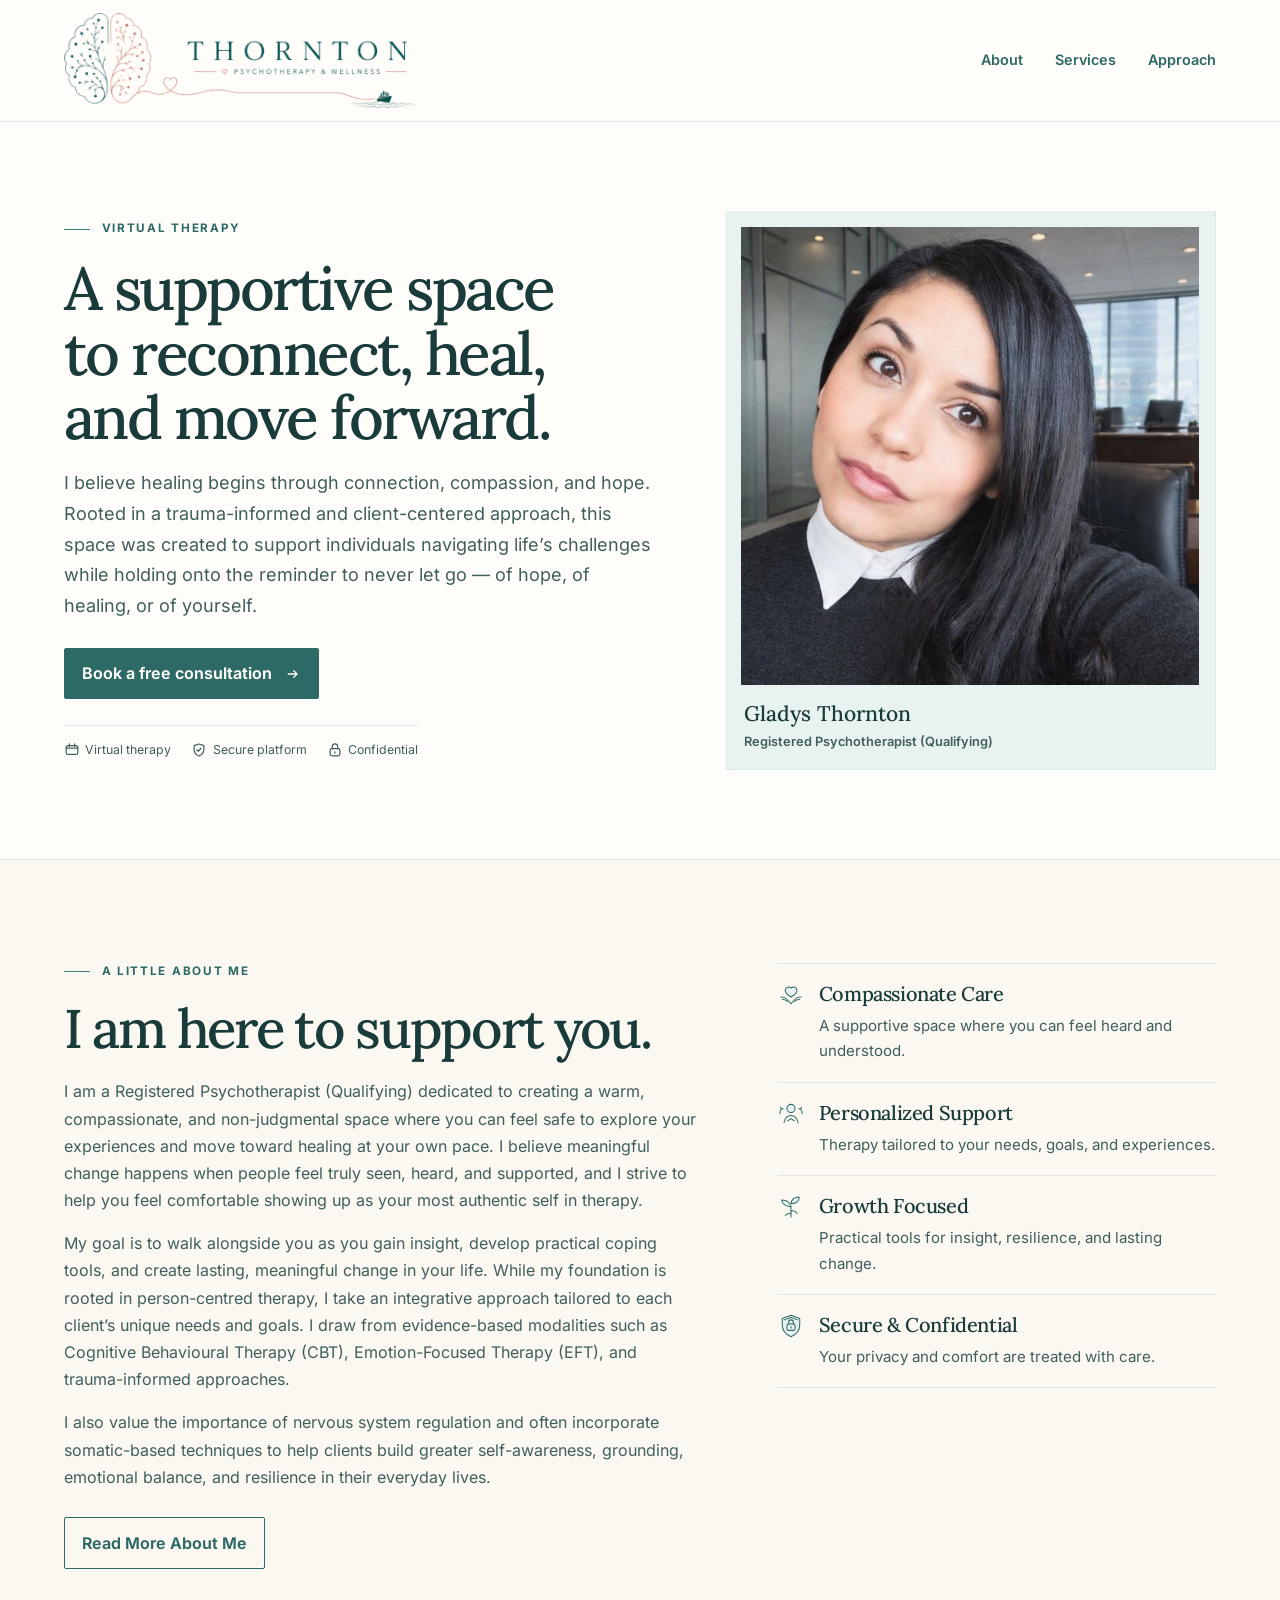
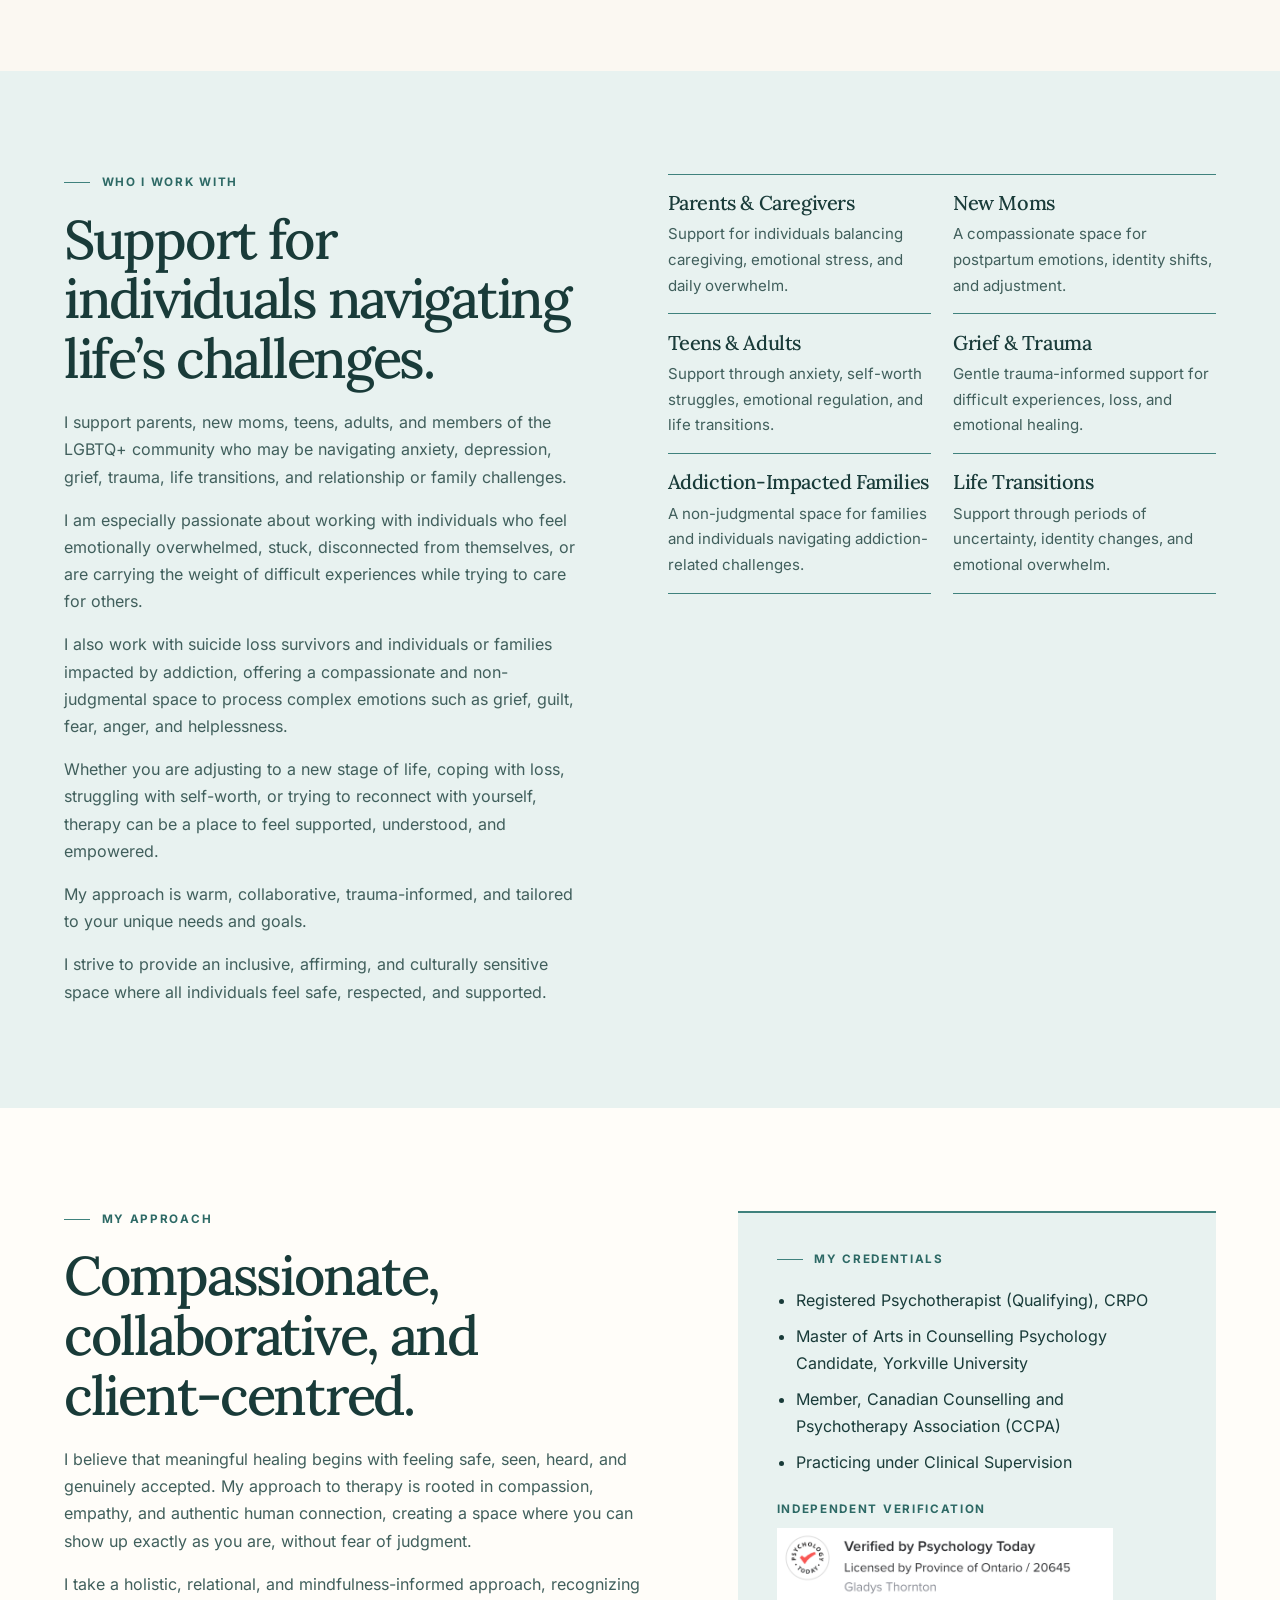
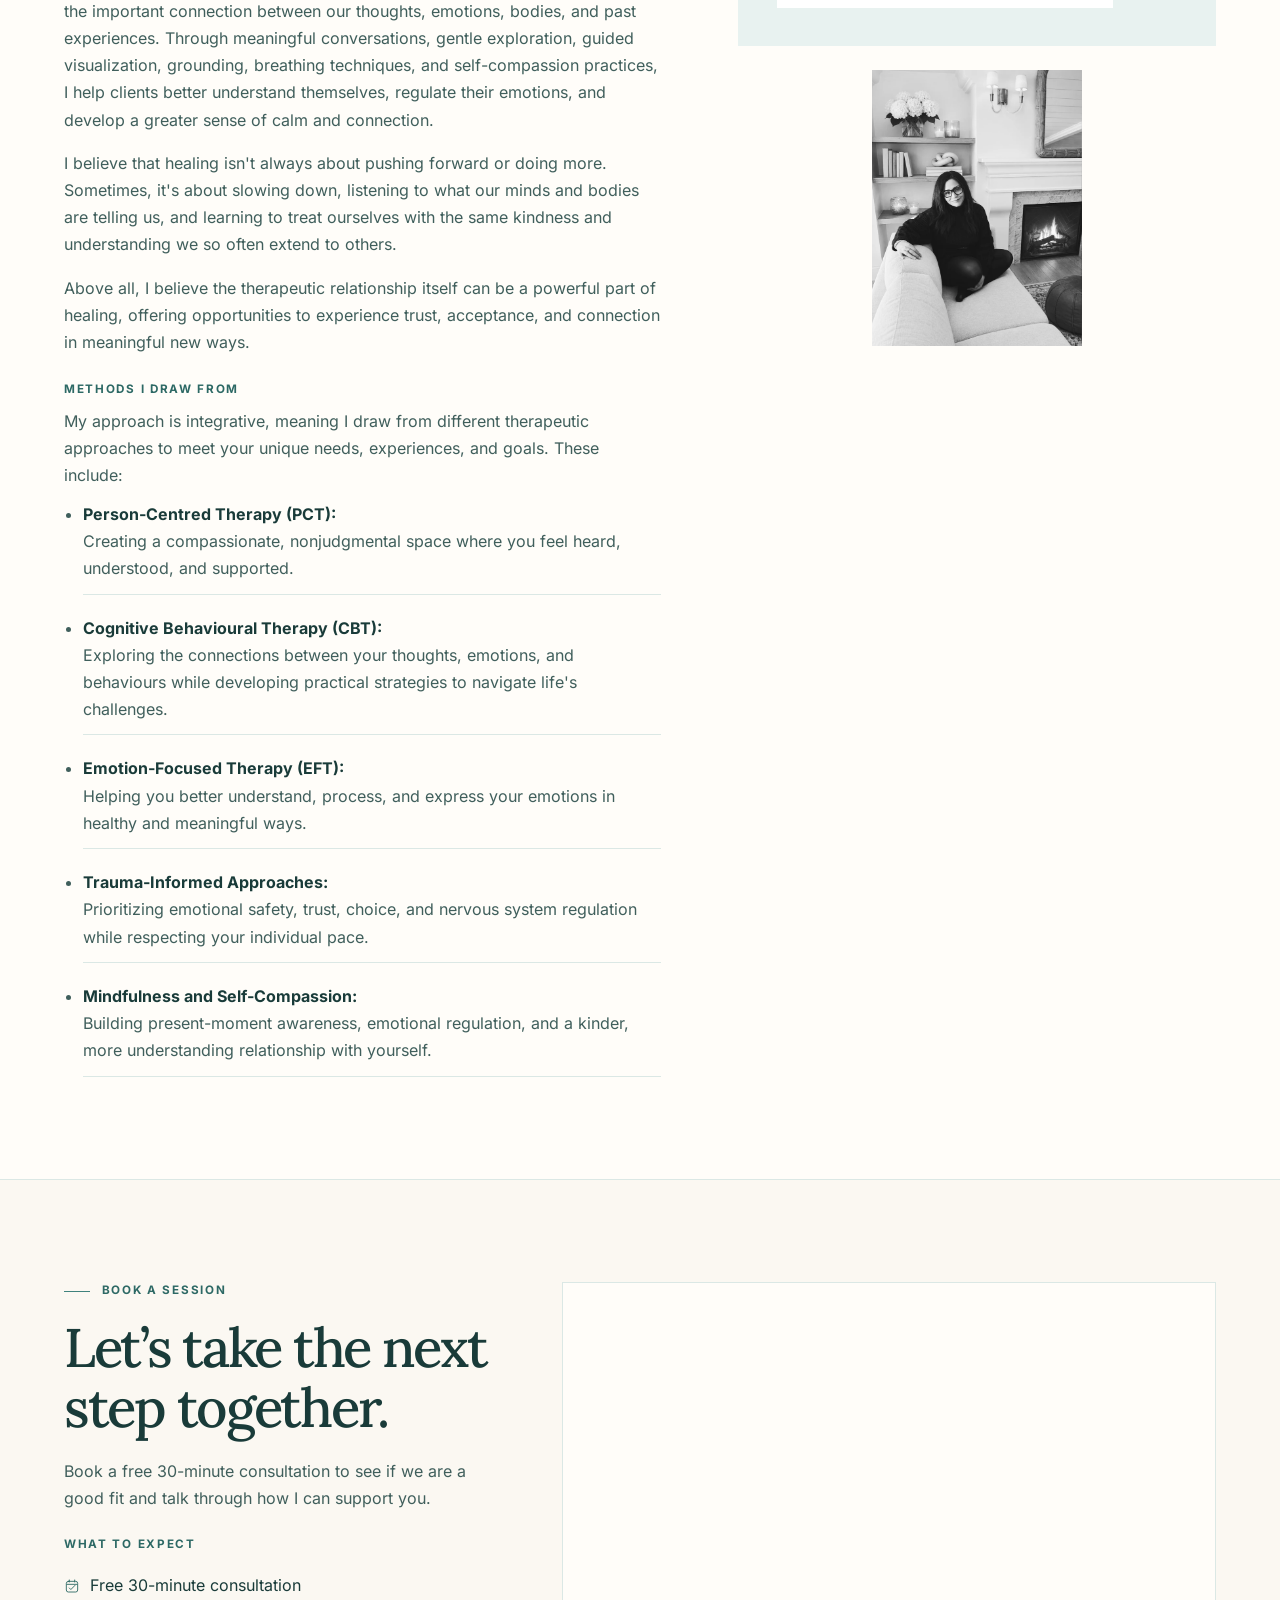
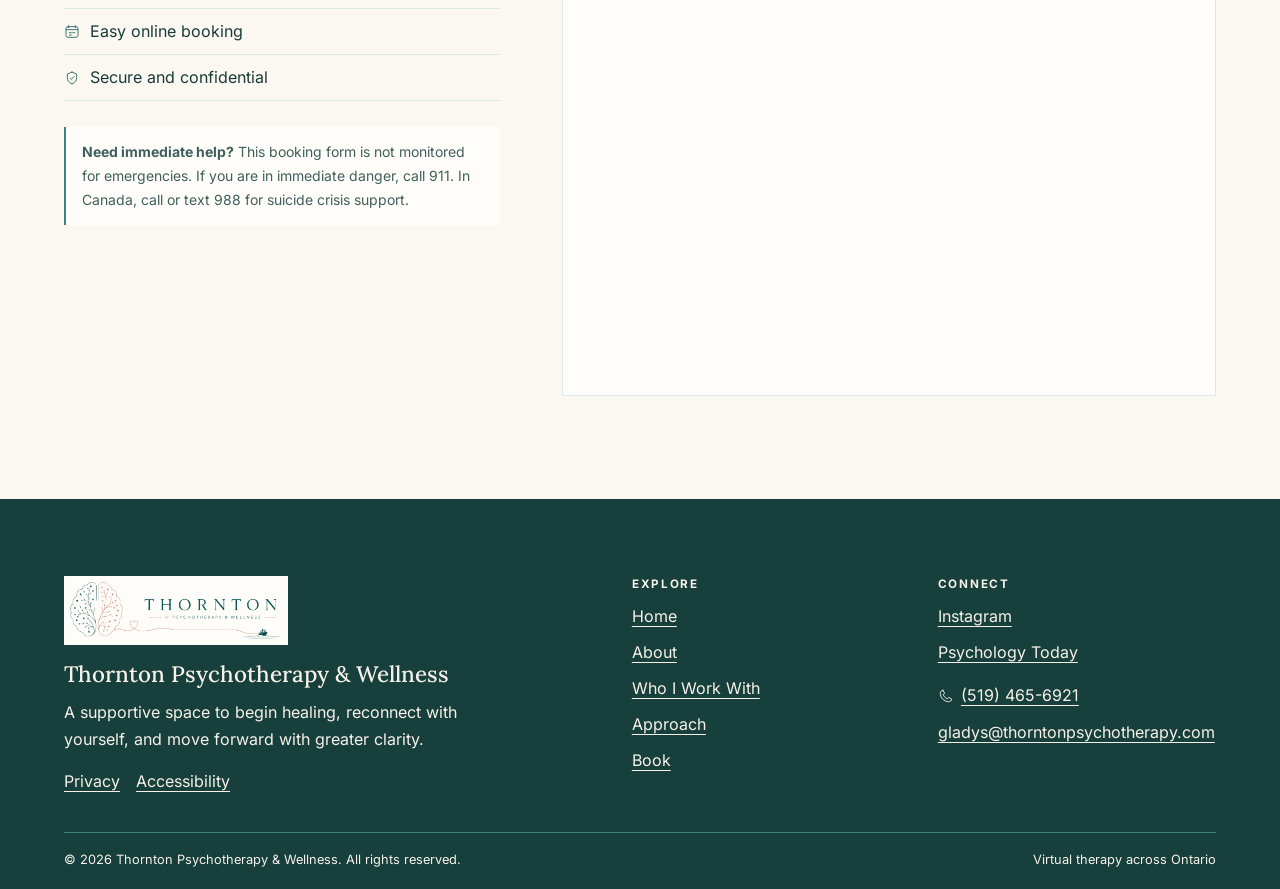
<file: index.html>
<!DOCTYPE html>
<html lang="en">
<head>
  <meta charset="UTF-8" />
  <meta name="viewport" content="width=device-width, initial-scale=1.0" />
  <title>Thornton Psychotherapy &amp; Wellness | Virtual Therapy</title>
  <meta name="description" content="Virtual therapy with Thornton Psychotherapy &amp; Wellness. Compassionate support for anxiety, depression, trauma, stress, relationships, and self-esteem." />
  <link rel="preconnect" href="https://calendly.com">
  <link rel="preconnect" href="https://assets.calendly.com" crossorigin>
  <link rel="dns-prefetch" href="https://calendly.com">
  <link rel="dns-prefetch" href="https://assets.calendly.com">

  <meta name="robots" content="index, follow" />
  <meta name="author" content="Thornton Psychotherapy &amp; Wellness" />
  <meta name="keywords" content="Thornton Psychotherapy &amp; Wellness, virtual therapy Ontario, psychotherapist qualifying, anxiety therapy, trauma informed therapy, grief support, new moms therapy, teen therapy, counselling Ontario" />
  <link rel="canonical" href="https://thorntonpsychotherapy.com/" />

  <script type="application/ld+json">
  {
    "@context": "https://schema.org",
    "@type": "ProfessionalService",
    "name": "Thornton Psychotherapy &amp; Wellness",
    "description": "Virtual psychotherapy with Thornton Psychotherapy &amp; Wellness.",
    "areaServed": "Ontario, Canada",
    "url": "https://thorntonpsychotherapy.com/",
    "sameAs": [
      "https://www.instagram.com/gladysthornton.psychotherapy/",
      "https://www.psychologytoday.com/ca/therapists/gladys-isabel-thornton-windsor-on/1595549"
    ],
    "serviceType": "Psychotherapy"
  }
  </script>

  <meta property="og:title" content="Thornton Psychotherapy & Wellness" />
  <meta property="og:description" content="Virtual therapy rooted in connection, compassion, and hope." />
  <meta property="og:url" content="https://thorntonpsychotherapy.com/" />
  <meta property="og:image" content="https://thorntonpsychotherapy.com/assets/social-preview.jpg?v=5" />
  <meta property="og:image:width" content="1200" />
  <meta property="og:image:height" content="1200" />
  <meta property="og:type" content="website" />
  <meta name="twitter:card" content="summary_large_image" />
  <meta name="twitter:title" content="Thornton Psychotherapy & Wellness" />
  <meta name="twitter:description" content="Virtual therapy rooted in connection, compassion, and hope." />
  <meta name="twitter:image" content="https://thorntonpsychotherapy.com/assets/social-preview.jpg?v=5" />
  <link rel="icon" type="image/png" href="/assets/favicon.png?v=2" />
  <link rel="apple-touch-icon" href="/assets/favicon.png?v=2" />

  <link rel="stylesheet" href="site.css">
  <script src="site.js" defer></script>
</head>

<body>

  <header class="nav-wrap">
    <nav class="nav">
      <a href="#home" aria-label="Thornton Psychotherapy & Wellness home">
        <img class="brand-logo" src="./assets/site-logo-760.png" width="760" height="205" alt="Thornton Psychotherapy & Wellness logo">
        <span class="mobile-logo-tagline" aria-hidden="true">PSYCHOTHERAPY &amp; WELLNESS</span>
        <span class="mobile-brand" aria-hidden="true"><span class="mobile-brand-brain"><img src="./assets/site-logo-760.png" alt=""></span><span class="mobile-brand-copy"><span class="mobile-brand-name">THORNTON</span><span class="mobile-brand-role">PSYCHOTHERAPY &amp; WELLNESS</span></span></span>
      </a>

      <div class="links">
        <a href="about.html">About</a>
        <a href="#who-i-work-with">Services</a>
        <a href="#approach">Approach</a>
      </div>

      <button class="menu-toggle" type="button" aria-expanded="false" aria-controls="mobile-menu" aria-label="Open navigation">
        <span class="menu-toggle-box" aria-hidden="true"><span class="menu-toggle-line"></span><span class="menu-toggle-line"></span><span class="menu-toggle-line"></span></span>
      </button>

    </nav>

    <div class="mobile-menu" id="mobile-menu">
      <div class="mobile-menu-title">Menu</div>
      <a href="about.html"><span class="mobile-menu-number">01</span><span class="mobile-menu-copy"><span class="mobile-menu-name">About</span><span class="mobile-menu-description">Background, values and perspective</span></span><svg class="mobile-menu-arrow" viewBox="0 0 18 18" aria-hidden="true"><path d="M3 9h11M10 5l4 4-4 4"/></svg></a>
      <a href="#who-i-work-with"><span class="mobile-menu-number">02</span><span class="mobile-menu-copy"><span class="mobile-menu-name">Services</span><span class="mobile-menu-description">Who I work with</span></span><svg class="mobile-menu-arrow" viewBox="0 0 18 18" aria-hidden="true"><path d="M3 9h11M10 5l4 4-4 4"/></svg></a>
      <a href="#approach"><span class="mobile-menu-number">03</span><span class="mobile-menu-copy"><span class="mobile-menu-name">Approach</span><span class="mobile-menu-description">Methods and credentials</span></span><svg class="mobile-menu-arrow" viewBox="0 0 18 18" aria-hidden="true"><path d="M3 9h11M10 5l4 4-4 4"/></svg></a>
      <div class="mobile-menu-meta">Virtual therapy across Ontario</div>
    </div>
  </header>

  <main id="home">
    <section class="hero">
      <div class="hero-inner">
        <div>
          <div class="eyebrow">Virtual Therapy</div>
          <h1>A supportive space to reconnect, heal, and move forward.</h1>
          <p class="hero-text">I believe healing begins through connection, compassion, and hope. Rooted in a trauma-informed and client-centered approach, this space was created to support individuals navigating life’s challenges while holding onto the reminder to never let go — of hope, of healing, or of yourself.</p>

          <div class="hero-actions">
            <div class="hero-cta-group">
              <a class="btn btn-primary hero-cta" href="#book">
                <span>Book a free consultation</span>
                <svg viewBox="0 0 20 20" aria-hidden="true"><path d="M4 10h11M11 6l4 4-4 4"/></svg>
              </a>
            </div>
</div>

          <div class="trust-row">
            <span><svg class="trust-icon" viewBox="0 0 18 18" aria-hidden="true"><rect x="2.5" y="4" width="13" height="10" rx="2"/><path d="M6 2v3M12 2v3M2.5 7h13"/></svg>Virtual therapy</span>
            <span><svg class="trust-icon" viewBox="0 0 18 18" aria-hidden="true"><path d="M9 2.2 14.5 4v4.2c0 3.7-2.2 6.3-5.5 7.6-3.3-1.3-5.5-3.9-5.5-7.6V4L9 2.2Z"/><path d="m6.5 8.8 1.6 1.6 3.2-3.4"/></svg>Secure platform</span>
            <span><svg class="trust-icon" viewBox="0 0 18 18" aria-hidden="true"><rect x="3.5" y="7.5" width="11" height="8" rx="2"/><path d="M6 7.5V5a3 3 0 0 1 6 0v2.5M9 11v1.5"/></svg>Confidential</span>
          </div>
        </div>

        <div class="photo-card">
          <img src="./assets/gladys-photo-900.jpg" width="900" height="900" alt="Gladys Thornton">
          <div class="photo-caption">
            <span class="photo-caption-name">Gladys Thornton</span>
            <span class="photo-caption-role">Registered Psychotherapist (Qualifying)</span>
          </div>
        </div>
      </div>
    </section>

<section class="section soft" id="about">
  <div class="wrap about-fixed-grid">
    <div class="about-copy">
      <div class="eyebrow">A little about me</div>
      <h2>I am here to support you.</h2>

      <p class="lead">
        I am a Registered Psychotherapist (Qualifying) dedicated to creating a warm, compassionate, and non-judgmental space where you can feel safe to explore your experiences and move toward healing at your own pace. I believe meaningful change happens when people feel truly seen, heard, and supported, and I strive to help you feel comfortable showing up as your most authentic self in therapy.
      </p>

      <p class="lead">
        My goal is to walk alongside you as you gain insight, develop practical coping tools, and create lasting, meaningful change in your life. While my foundation is rooted in person-centred therapy, I take an integrative approach tailored to each client’s unique needs and goals. I draw from evidence-based modalities such as Cognitive Behavioural Therapy (CBT), Emotion-Focused Therapy (EFT), and trauma-informed approaches.
      </p>

      <p class="lead">
        I also value the importance of nervous system regulation and often incorporate somatic-based techniques to help clients build greater self-awareness, grounding, emotional balance, and resilience in their everyday lives.
      </p>

      <div class="hero-actions">
        <a class="btn btn-outline" href="about.html">Read More About Me</a>
      </div>
    </div>

    <div class="feature-grid about-card-grid">
      <div class="feature">
        <div class="icon">
          <svg viewBox="0 0 48 48" aria-hidden="true">
            <path class="icon-fill" d="M24 27.5c-6.8-4.3-9.8-7.5-9.8-11.4a5.8 5.8 0 0 1 10-4 5.8 5.8 0 0 1 10 4c0 3.9-3.2 7.2-10.2 11.4Z"/>
            <path d="M24 27.5c-6.8-4.3-9.8-7.5-9.8-11.4a5.8 5.8 0 0 1 10-4 5.8 5.8 0 0 1 10 4c0 3.9-3.2 7.2-10.2 11.4Z"/>
            <path d="M6.5 27.5c4.7-.4 8.4 1 11 4.2L24 39l6.5-7.3c2.6-3.2 6.3-4.6 11-4.2"/>
            <path class="icon-detail" d="M9 31.2c4.1.2 6.6 1.4 8.6 3.8M39 31.2c-4.1.2-6.6 1.4-8.6 3.8"/>
          </svg>
        </div>
        <div>
          <h3>Compassionate Care</h3>
          <p>A supportive space where you can feel heard and understood.</p>
        </div>
      </div>

      <div class="feature">
        <div class="icon">
          <svg viewBox="0 0 48 48" aria-hidden="true">
            <path class="icon-fill" d="M24 7.5a7 7 0 1 1 0 14 7 7 0 0 1 0-14Z"/>
            <circle cx="24" cy="14.5" r="7"/><path d="M12 39c1.5-7.8 5.6-12.5 12-12.5S34.5 31.2 36 39"/>
            <path d="M7.5 15.5c-1.8 2.2-2.7 5-2.5 8M40.5 15.5c1.8 2.2 2.7 5 2.5 8"/>
            <path class="icon-detail" d="m6 12.5 1.5 3.1 3.3-.4M42 12.5l-1.5 3.1-3.3-.4M18.5 35.5 24 32l5.5 3.5"/>
          </svg>
        </div>
        <div>
          <h3>Personalized Support</h3>
          <p>Therapy tailored to your needs, goals, and experiences.</p>
        </div>
      </div>

      <div class="feature">
        <div class="icon">
          <svg viewBox="0 0 48 48" aria-hidden="true">
            <path class="icon-fill" d="M23.8 25.5C15 25 9.5 20.8 8 13c8.5-.1 14.1 4.2 15.8 12.5ZM24.2 19.5C25 11.8 30 7.3 38 7c.2 7.8-4.7 12-13.8 12.5Z"/>
            <path d="M24 41V23.5C15 23 9.5 19 8 12c8.5-.1 14.1 4 16 11.5Z"/>
            <path d="M24 18.5C25 11 30 7 38 7c.2 7.3-4.7 11.2-14 11.5Z"/>
            <path class="icon-detail" d="M24 31c4.8-1.2 8.3.2 10.5 4M24 35.5c-4-1-7.3 0-9.8 3"/>
          </svg>
        </div>
        <div>
          <h3>Growth Focused</h3>
          <p>Practical tools for insight, resilience, and lasting change.</p>
        </div>
      </div>

      <div class="feature">
        <div class="icon">
          <svg viewBox="0 0 48 48" aria-hidden="true">
            <path class="icon-fill" d="M24 5.5 39 11v10.8c0 9.7-5.7 16.5-15 20.7-9.3-4.2-15-11-15-20.7V11l15-5.5Z"/>
            <path d="M24 5.5 39 11v10.8c0 9.7-5.7 16.5-15 20.7-9.3-4.2-15-11-15-20.7V11l15-5.5Z"/>
            <rect x="17" y="20.5" width="14" height="11" rx="2.5"/><path d="M20 20.5v-3a4 4 0 0 1 8 0v3M24 25v2.5"/>
            <path class="icon-detail" d="M12.5 13.5 24 9.3l11.5 4.2"/>
          </svg>
        </div>
        <div>
          <h3>Secure &amp; Confidential</h3>
          <p>Your privacy and comfort are treated with care.</p>
        </div>
      </div>
    </div>
  </div>
</section>
<section class="section who-i-work-with" id="who-i-work-with">
  <div class="wrap who-grid">

    <div class="who-copy">
      <div class="eyebrow">Who I Work With</div>
      <h2>Support for individuals navigating life’s challenges.</h2>

      <p class="lead">
        I support parents, new moms, teens, adults, and members of the LGBTQ+ community who may be navigating anxiety, depression, grief, trauma, life transitions, and relationship or family challenges.
      </p>

      <p class="lead">
        I am especially passionate about working with individuals who feel emotionally overwhelmed, stuck, disconnected from themselves, or are carrying the weight of difficult experiences while trying to care for others.
      </p>

      <div class="who-more" id="who-more-copy">
      <p class="lead">
        I also work with suicide loss survivors and individuals or families impacted by addiction, offering a compassionate and non-judgmental space to process complex emotions such as grief, guilt, fear, anger, and helplessness.
      </p>

      <p class="lead">
        Whether you are adjusting to a new stage of life, coping with loss, struggling with self-worth, or trying to reconnect with yourself, therapy can be a place to feel supported, understood, and empowered.
      </p>

      <p class="lead">
        My approach is warm, collaborative, trauma-informed, and tailored to your unique needs and goals.
      </p>

      <p class="lead">
        I strive to provide an inclusive, affirming, and culturally sensitive space where all individuals feel safe, respected, and supported.
      </p>
      </div>

      <button class="who-more-toggle" type="button" aria-expanded="false" aria-controls="who-more-copy">
        <span>Read more</span>
        <svg viewBox="0 0 18 18" aria-hidden="true"><path d="m5 7 4 4 4-4"/></svg>
      </button>

    </div>

    <div class="who-cards">
      <div class="who-card">
        <div class="who-icon" aria-hidden="true">
          <svg viewBox="0 0 32 32"><circle cx="11" cy="10" r="3"/><circle cx="22.5" cy="11.5" r="2.5"/><path d="M5.5 24c.5-5 2.4-8 5.5-8s5 3 5.5 8M17.5 24c.3-4 2-6.5 5-6.5 2.6 0 4.2 2.2 4.7 5.8"/><path d="M14.5 18.5c2.2-2.5 4-3.4 6.1-3.3"/></svg>
        </div>
        <h3>Parents & Caregivers</h3>
        <p>Support for individuals balancing caregiving, emotional stress, and daily overwhelm.</p>
      </div>

      <div class="who-card">
        <div class="who-icon" aria-hidden="true">
          <svg viewBox="0 0 32 32"><path d="M9 25c.4-7.5 2.6-12 7-12 4.7 0 7.2 4.7 7.5 12"/><circle cx="16" cy="8" r="3"/><path d="M11.5 19.5c3 3 6.2 3.1 9.5.2M13.3 18c.8-2 2.1-3 3.8-3 1.4 0 2.6.8 3.5 2.3"/><path d="M8 11.5c-1.6 1.1-2.6 2.8-2.8 4.8M24 11.5c1.6 1.1 2.6 2.8 2.8 4.8"/></svg>
        </div>
        <h3>New Moms</h3>
        <p>A compassionate space for postpartum emotions, identity shifts, and adjustment.</p>
      </div>

      <div class="who-card">
        <div class="who-icon" aria-hidden="true">
          <svg viewBox="0 0 32 32"><path d="M5 7.5h14a3 3 0 0 1 3 3v5a3 3 0 0 1-3 3h-7l-4.5 4v-4A2.5 2.5 0 0 1 5 16Z"/><path d="M13.5 12h.1M17.5 12h.1M9.5 12h.1"/><path d="M20.5 21.5c2.3.2 4 1.2 5.5 3M24.5 16.5a3 3 0 1 1-2 5.2"/></svg>
        </div>
        <h3>Teens & Adults</h3>
        <p>Support through anxiety, self-worth struggles, emotional regulation, and life transitions.</p>
      </div>

      <div class="who-card">
        <div class="who-icon" aria-hidden="true">
          <svg viewBox="0 0 32 32"><path d="M16 27V14"/><path d="M16 20c-4.7 0-8-2.7-8-7.5 4.3 0 7.1 2.2 8 5.7M16 16.5c.7-4.8 3.5-7.7 8-8.2.2 4.8-2.7 7.7-8 8.2Z"/><path d="M11 27h10"/><path d="M7 8.5 9 6l2 2.5"/></svg>
        </div>
        <h3>Grief & Trauma</h3>
        <p>Gentle trauma-informed support for difficult experiences, loss, and emotional healing.</p>
      </div>

      <div class="who-card">
        <div class="who-icon" aria-hidden="true">
          <svg viewBox="0 0 32 32"><path d="M13 11.5 9.8 8.3a4.2 4.2 0 0 0-6 6l5 5a4.2 4.2 0 0 0 6 0l2.2-2.2"/><path d="m19 20.5 3.2 3.2a4.2 4.2 0 0 0 6-6l-5-5a4.2 4.2 0 0 0-6 0L15 14.9"/><path d="m11.5 16 9-9M20.5 16l-9 9"/></svg>
        </div>
        <h3>Addiction-Impacted Families</h3>
        <p>A non-judgmental space for families and individuals navigating addiction-related challenges.</p>
      </div>

      <div class="who-card">
        <div class="who-icon" aria-hidden="true">
          <svg viewBox="0 0 32 32"><path d="M6 25.5h20M9 25.5V7h14v18.5"/><path d="M14 16h9M19.5 12.5 23 16l-3.5 3.5"/><path d="M13 10h.1"/></svg>
        </div>
        <h3>Life Transitions</h3>
        <p>Support through periods of uncertainty, identity changes, and emotional overwhelm.</p>
      </div>
    </div>

  </div>
</section>

<section class="section soft" id="approach">
      <div class="wrap split">

<div class="info-box">
          <div class="eyebrow">My Approach</div>
          <h2>Compassionate, collaborative, and client-centred.</h2>

          <p class="lead">
            I believe that meaningful healing begins with feeling safe, seen, heard, and genuinely accepted. My approach to therapy is rooted in compassion, empathy, and authentic human connection, creating a space where you can show up exactly as you are, without fear of judgment.
          </p>

          <p class="lead">
            I take a holistic, relational, and mindfulness-informed approach, recognizing the important connection between our thoughts, emotions, bodies, and past experiences. Through meaningful conversations, gentle exploration, guided visualization, grounding, breathing techniques, and self-compassion practices, I help clients better understand themselves, regulate their emotions, and develop a greater sense of calm and connection.
          </p>

          <p class="lead">
            I believe that healing isn't always about pushing forward or doing more. Sometimes, it's about slowing down, listening to what our minds and bodies are telling us, and learning to treat ourselves with the same kindness and understanding we so often extend to others.
          </p>

          <p class="lead">
            Above all, I believe the therapeutic relationship itself can be a powerful part of healing, offering opportunities to experience trust, acceptance, and connection in meaningful new ways.
          </p>

          <div class="methods-block">
            <div class="methods-label">Methods I draw from</div>
            <p class="lead">My approach is integrative, meaning I draw from different therapeutic approaches to meet your unique needs, experiences, and goals. These include:</p>
            <ul class="methods-list">
              <li class="method-item"><strong>Person-Centred Therapy (PCT):</strong> Creating a compassionate, nonjudgmental space where you feel heard, understood, and supported.</li>
              <li class="method-item"><strong>Cognitive Behavioural Therapy (CBT):</strong> Exploring the connections between your thoughts, emotions, and behaviours while developing practical strategies to navigate life's challenges.</li>
              <li class="method-item"><strong>Emotion-Focused Therapy (EFT):</strong> Helping you better understand, process, and express your emotions in healthy and meaningful ways.</li>
              <li class="method-item"><strong>Trauma-Informed Approaches:</strong> Prioritizing emotional safety, trust, choice, and nervous system regulation while respecting your individual pace.</li>
              <li class="method-item"><strong>Mindfulness and Self-Compassion:</strong> Building present-moment awareness, emotional regulation, and a kinder, more understanding relationship with yourself.</li>
            </ul>
          </div>
        </div>

        <div class="approach-sidebar">
          <div class="info-box">
            <div class="eyebrow">My Credentials</div>
            <ul>
              <li>Registered Psychotherapist (Qualifying), CRPO</li>
              <li>Master of Arts in Counselling Psychology Candidate, Yorkville University</li>
              <li>Member, Canadian Counselling and Psychotherapy Association (CCPA)</li>
              <li>Practicing under Clinical Supervision</li>
            </ul>

            <div class="verification-block">
              <div class="verification-label">Independent verification</div>
              <div class="verified-badge-wrap">
                <img src="./assets/psychology-today-verified.png" width="736" height="174" loading="lazy"
                     alt="Verified by Psychology Today - Licensed by Province of Ontario"
                     class="verified-badge">
              </div>
            </div>
          </div>
          <img class="secondary-portrait secondary-portrait--approach" src="./assets/gladys-portrait-approach.webp" width="640" height="841" alt="Gladys Thornton sitting on a sofa beside a fireplace" loading="lazy">
        </div>
      </div>
    </section>

    <section class="section" id="book">
      <div class="wrap booking-grid">
        <div class="booking-side">
          <div class="eyebrow">Book a Session</div>
          <h2>Let’s take the next step together.</h2>
          <p class="lead">Book a free 30-minute consultation to see if we are a good fit and talk through how I can support you.</p>

          <div class="booking-points">
            <div class="booking-points-label">What to expect</div>
            <div class="mini">
              <span class="mini-icon" aria-hidden="true">
                <svg viewBox="0 0 24 24"><path d="M8 3v3M16 3v3M4.5 9.5h15"/><rect x="3.5" y="5" width="17" height="16" rx="3"/><path d="m8 15 2.3 2.3L16.5 11"/></svg>
              </span>
              <span>Free 30-minute consultation</span>
            </div>
            <div class="mini">
              <span class="mini-icon" aria-hidden="true">
                <svg viewBox="0 0 24 24"><rect x="3" y="4" width="18" height="16" rx="3"/><path d="M3 8.5h18M7 2.5v3M17 2.5v3M8 13h3M13 13h3M8 16.5h3"/></svg>
              </span>
              <span>Easy online booking</span>
            </div>
            <div class="mini">
              <span class="mini-icon" aria-hidden="true">
                <svg viewBox="0 0 24 24"><path d="M12 3.2 19 6v5.2c0 4.6-2.8 8-7 9.8-4.2-1.8-7-5.2-7-9.8V6l7-2.8Z"/><path d="M9.3 12.2 11.2 14l3.8-4"/></svg>
              </span>
              <span>Secure and confidential</span>
            </div>
          </div>
          <p class="crisis-note"><strong>Need immediate help?</strong> This booking form is not monitored for emergencies. If you are in immediate danger, call 911. In Canada, call or text 988 for suicide crisis support.</p>
        </div>

        <div class="cal-box">
          <iframe class="calendly-frame" title="Book a consultation with Gladys Thornton" src="https://calendly.com/gladys-thorntonpsychotherapy/30min?embed_domain=thorntonpsychotherapy.com&amp;embed_type=Inline&amp;hide_gdpr_banner=1" loading="eager" allow="payment" referrerpolicy="strict-origin-when-cross-origin"></iframe>
        </div>
      </div>
    </section>
</main>

<footer class="site-footer">
  <div class="footer-inner enhanced-footer">
    <div class="footer-brand">
      <div class="footer-mark" aria-hidden="true">
        <img src="./assets/site-logo-760.png" width="760" height="205" alt="">
      </div>
      <strong>Thornton Psychotherapy &amp; Wellness</strong>
      <p>A supportive space to begin healing, reconnect with yourself, and move forward with greater clarity.</p>
      <div class="footer-legal"><a href="privacy.html">Privacy</a><a href="accessibility.html">Accessibility</a></div>
    </div>

    <div class="footer-links">
      <div class="footer-heading">Explore</div>
      <a href="index.html">Home</a>
      <a href="about.html">About</a>
      <a href="#who-i-work-with">Who I Work With</a>
      <a href="#approach">Approach</a>
      <a href="#book">Book</a>
    </div>

    <div class="footer-social">
      <div class="footer-heading">Connect</div>
      <a href="https://www.instagram.com/gladysthornton.psychotherapy/" target="_blank" rel="noopener">Instagram</a>
      <a href="https://www.psychologytoday.com/ca/therapists/gladys-isabel-thornton-windsor-on/1595549" target="_blank" rel="noopener">Psychology Today</a>

<div class="footer-phone">
  <a href="tel:+15194656921"><svg viewBox="0 0 24 24" aria-hidden="true"><path d="M7.5 3.5 10 8 7.8 10c1.3 3 3.3 5 6.2 6.2l2-2.2 4.5 2.5c-.4 2.8-2 4-4.5 4C9.2 20.5 3.5 14.8 3.5 8c0-2.5 1.2-4.1 4-4.5Z"/></svg>(519) 465-6921</a>
  <a href="mailto:gladys@thorntonpsychotherapy.com">gladys@thorntonpsychotherapy.com</a>
</div>

    </div>

    <div class="footer-bottom">
      <span>© 2026 Thornton Psychotherapy &amp; Wellness. All rights reserved.</span>
      <span class="footer-status">Virtual therapy across Ontario</span>
    </div>
  </div>
</footer>

</body>
</html>
</file>
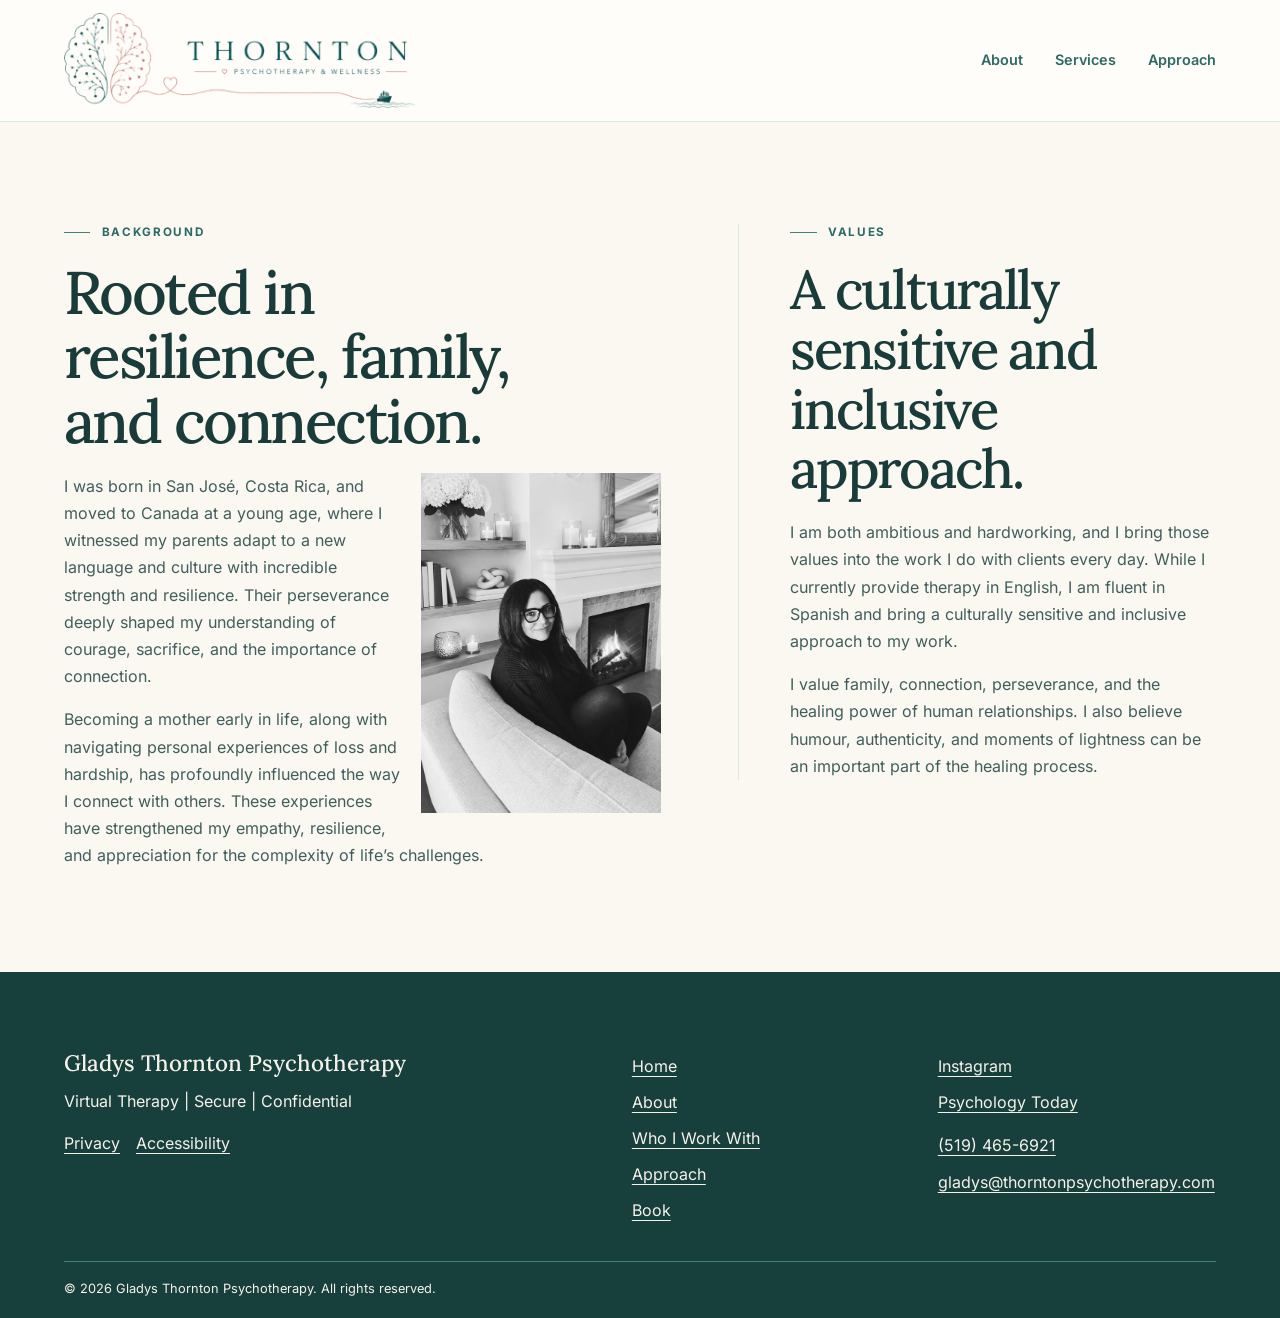
<file: about.html>
<!DOCTYPE html>
<html lang="en">
<head>
  <meta charset="UTF-8" />
  <meta name="viewport" content="width=device-width, initial-scale=1.0" />
  <title>About Me | Gladys Thornton Psychotherapy</title>
  <meta name="description" content="Learn more about Gladys Thornton, her background, values, and approach to psychotherapy." />

<meta name="robots" content="index, follow" />
  <link rel="stylesheet" href="site.css">
  <script src="site.js" defer></script>
</head>

<body>
  <header class="nav-wrap">
    <nav class="nav">
      <a class="brand" href="index.html" aria-label="Gladys Thornton Psychotherapy home">
        <img class="brand-logo" src="./assets/site-logo-760.png" width="760" height="205" alt="Thornton Psychotherapy & Wellness logo">
        <span class="mobile-logo-tagline" aria-hidden="true">PSYCHOTHERAPY &amp; WELLNESS</span>
        <span class="mobile-brand" aria-hidden="true"><span class="mobile-brand-brain"><img src="./assets/site-logo-760.png" alt=""></span><span class="mobile-brand-copy"><span class="mobile-brand-name">THORNTON</span><span class="mobile-brand-role">PSYCHOTHERAPY &amp; WELLNESS</span></span></span>
      </a>

      <div class="links">
        <a href="about.html">About</a>
        <a href="index.html#who-i-work-with">Services</a>
        <a href="index.html#approach">Approach</a>
      </div>

      <button class="menu-toggle" type="button" aria-expanded="false" aria-controls="mobile-menu" aria-label="Open navigation">
        <span class="menu-toggle-box" aria-hidden="true"><span class="menu-toggle-line"></span><span class="menu-toggle-line"></span><span class="menu-toggle-line"></span></span>
      </button>

    </nav>

    <div class="mobile-menu" id="mobile-menu">
      <div class="mobile-menu-title">Menu</div>
      <a href="index.html"><span class="mobile-menu-number">01</span><span class="mobile-menu-copy"><span class="mobile-menu-name">Home</span><span class="mobile-menu-description">Return to the main page</span></span><svg class="mobile-menu-arrow" viewBox="0 0 18 18" aria-hidden="true"><path d="M3 9h11M10 5l4 4-4 4"/></svg></a>
      <a href="about.html"><span class="mobile-menu-number">02</span><span class="mobile-menu-copy"><span class="mobile-menu-name">About</span><span class="mobile-menu-description">Background, values and perspective</span></span><svg class="mobile-menu-arrow" viewBox="0 0 18 18" aria-hidden="true"><path d="M3 9h11M10 5l4 4-4 4"/></svg></a>
      <a href="index.html#who-i-work-with"><span class="mobile-menu-number">03</span><span class="mobile-menu-copy"><span class="mobile-menu-name">Services</span><span class="mobile-menu-description">Who I work with</span></span><svg class="mobile-menu-arrow" viewBox="0 0 18 18" aria-hidden="true"><path d="M3 9h11M10 5l4 4-4 4"/></svg></a>
      <a href="index.html#approach"><span class="mobile-menu-number">04</span><span class="mobile-menu-copy"><span class="mobile-menu-name">Approach</span><span class="mobile-menu-description">Methods and credentials</span></span><svg class="mobile-menu-arrow" viewBox="0 0 18 18" aria-hidden="true"><path d="M3 9h11M10 5l4 4-4 4"/></svg></a>
      <div class="mobile-menu-meta">Virtual therapy across Ontario</div>
    </div>
  </header>

  <main>
<section class="section soft about-only-page">
      <div class="wrap split">
        <div class="info-box">
          <div class="eyebrow">Background</div>
          <h1>Rooted in resilience, family, and connection.</h1>
          <img class="secondary-portrait secondary-portrait--about" src="./assets/gladys-portrait-about.webp" width="640" height="907" alt="Gladys Thornton seated beside a fireplace" loading="lazy">
          <p class="lead">
            I was born in San José, Costa Rica, and moved to Canada at a young age, where I witnessed my parents adapt to a new language and culture with incredible strength and resilience. Their perseverance deeply shaped my understanding of courage, sacrifice, and the importance of connection.
          </p>

          <p class="lead">
            Becoming a mother early in life, along with navigating personal experiences of loss and hardship, has profoundly influenced the way I connect with others. These experiences have strengthened my empathy, resilience, and appreciation for the complexity of life’s challenges.
          </p>
        </div>

        <div class="info-box">
          <div class="eyebrow">Values</div>
          <h2>A culturally sensitive and inclusive approach.</h2>
          <p class="lead">
            I am both ambitious and hardworking, and I bring those values into the work I do with clients every day. While I currently provide therapy in English, I am fluent in Spanish and bring a culturally sensitive and inclusive approach to my work.
          </p>

          <p class="lead">
            I value family, connection, perseverance, and the healing power of human relationships. I also believe humour, authenticity, and moments of lightness can be an important part of the healing process.
          </p>
        </div>
      </div>
    </section>
</main>

<footer class="site-footer">
  <div class="footer-inner enhanced-footer">
    <div class="footer-brand">
      <strong>Gladys Thornton Psychotherapy</strong>
      <p>Virtual Therapy | Secure | Confidential</p>
      <div class="footer-legal"><a href="privacy.html">Privacy</a><a href="accessibility.html">Accessibility</a></div>
    </div>

    <div class="footer-links">
      <a href="index.html">Home</a>
      <a href="about.html">About</a>
      <a href="index.html#who-i-work-with">Who I Work With</a>
      <a href="index.html#approach">Approach</a>
      <a href="index.html#book">Book</a>
    </div>

    <div class="footer-social">
      <a href="https://www.instagram.com/gladysthornton.psychotherapy/" target="_blank" rel="noopener">Instagram</a>
      <a href="https://www.psychologytoday.com/ca/therapists/gladys-isabel-thornton-windsor-on/1595549" target="_blank" rel="noopener">Psychology Today</a>

<div class="footer-phone">
  <a href="tel:+15194656921">(519) 465-6921</a>
  <a href="mailto:gladys@thorntonpsychotherapy.com">gladys@thorntonpsychotherapy.com</a>
</div>

    </div>

    <div class="footer-bottom">
      © 2026 Gladys Thornton Psychotherapy. All rights reserved.
    </div>
  </div>
</footer>

</body>
</html>
</file>
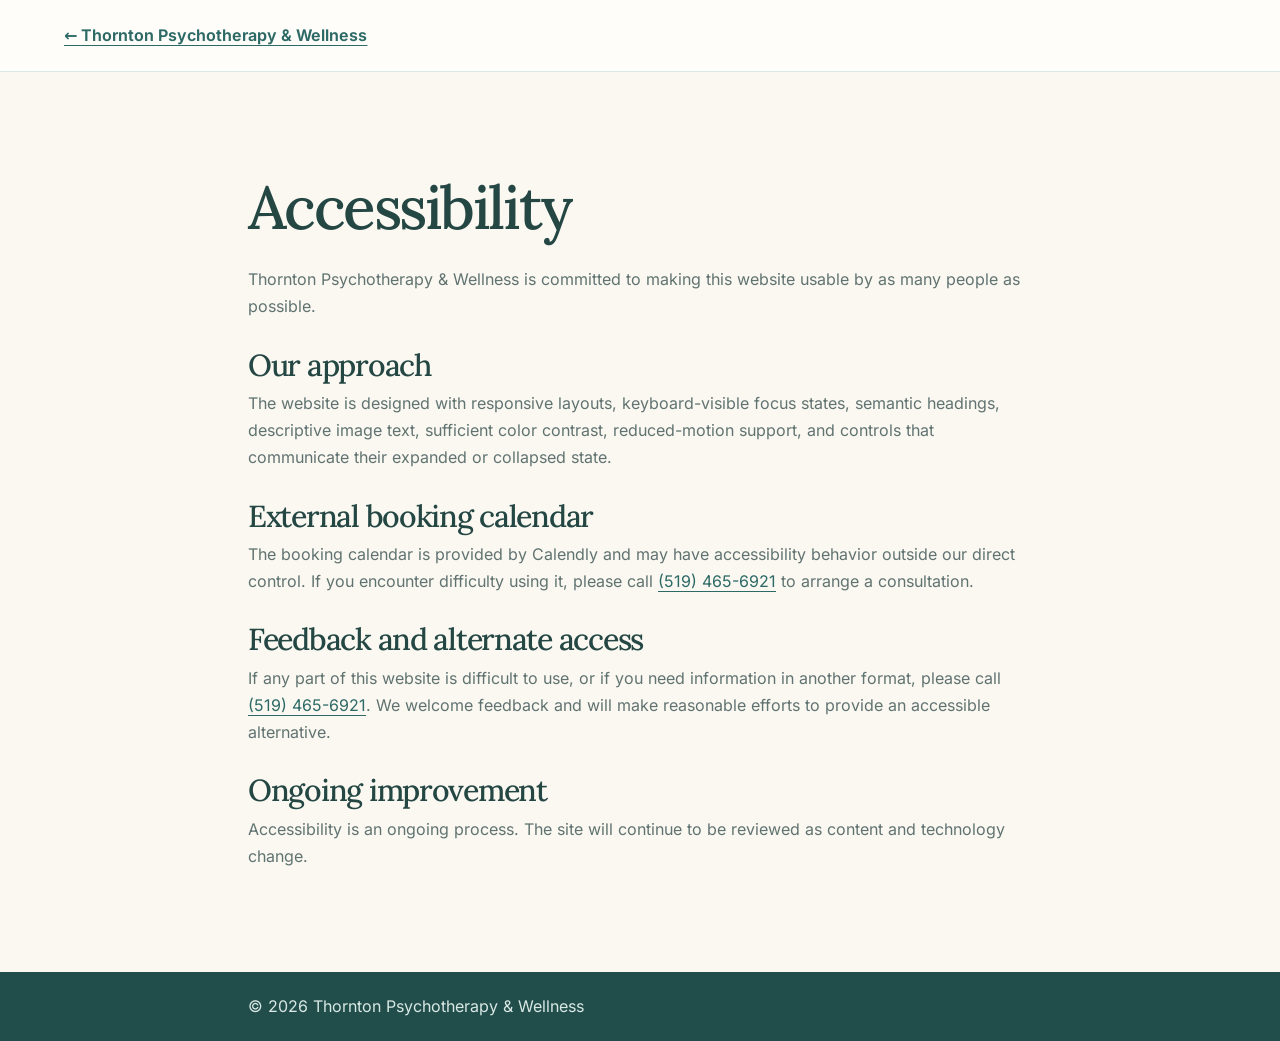
<file: accessibility.html>
<!doctype html>
<html lang="en">
<head>
<meta charset="utf-8">
<meta name="viewport" content="width=device-width,initial-scale=1">
<title>Accessibility | Thornton Psychotherapy &amp; Wellness</title>
<meta name="description" content="Accessibility statement for Thornton Psychotherapy & Wellness.">
<link rel="stylesheet" href="site.css">
  <script src="site.js" defer></script>
</head>
<body class="policy-page">
<header><a href="index.html">← Thornton Psychotherapy &amp; Wellness</a></header>
<main class="legal">
<h1>Accessibility</h1>
<p>Thornton Psychotherapy &amp; Wellness is committed to making this website usable by as many people as possible.</p>
<h2>Our approach</h2>
<p>The website is designed with responsive layouts, keyboard-visible focus states, semantic headings, descriptive image text, sufficient color contrast, reduced-motion support, and controls that communicate their expanded or collapsed state.</p>
<h2>External booking calendar</h2>
<p>The booking calendar is provided by Calendly and may have accessibility behavior outside our direct control. If you encounter difficulty using it, please call <a href="tel:+15194656921">(519) 465-6921</a> to arrange a consultation.</p>
<h2>Feedback and alternate access</h2>
<p>If any part of this website is difficult to use, or if you need information in another format, please call <a href="tel:+15194656921">(519) 465-6921</a>. We welcome feedback and will make reasonable efforts to provide an accessible alternative.</p>
<h2>Ongoing improvement</h2>
<p>Accessibility is an ongoing process. The site will continue to be reviewed as content and technology change.</p>
</main>
<footer><div>© 2026 Thornton Psychotherapy &amp; Wellness</div></footer>
</body>
</html>
</file>
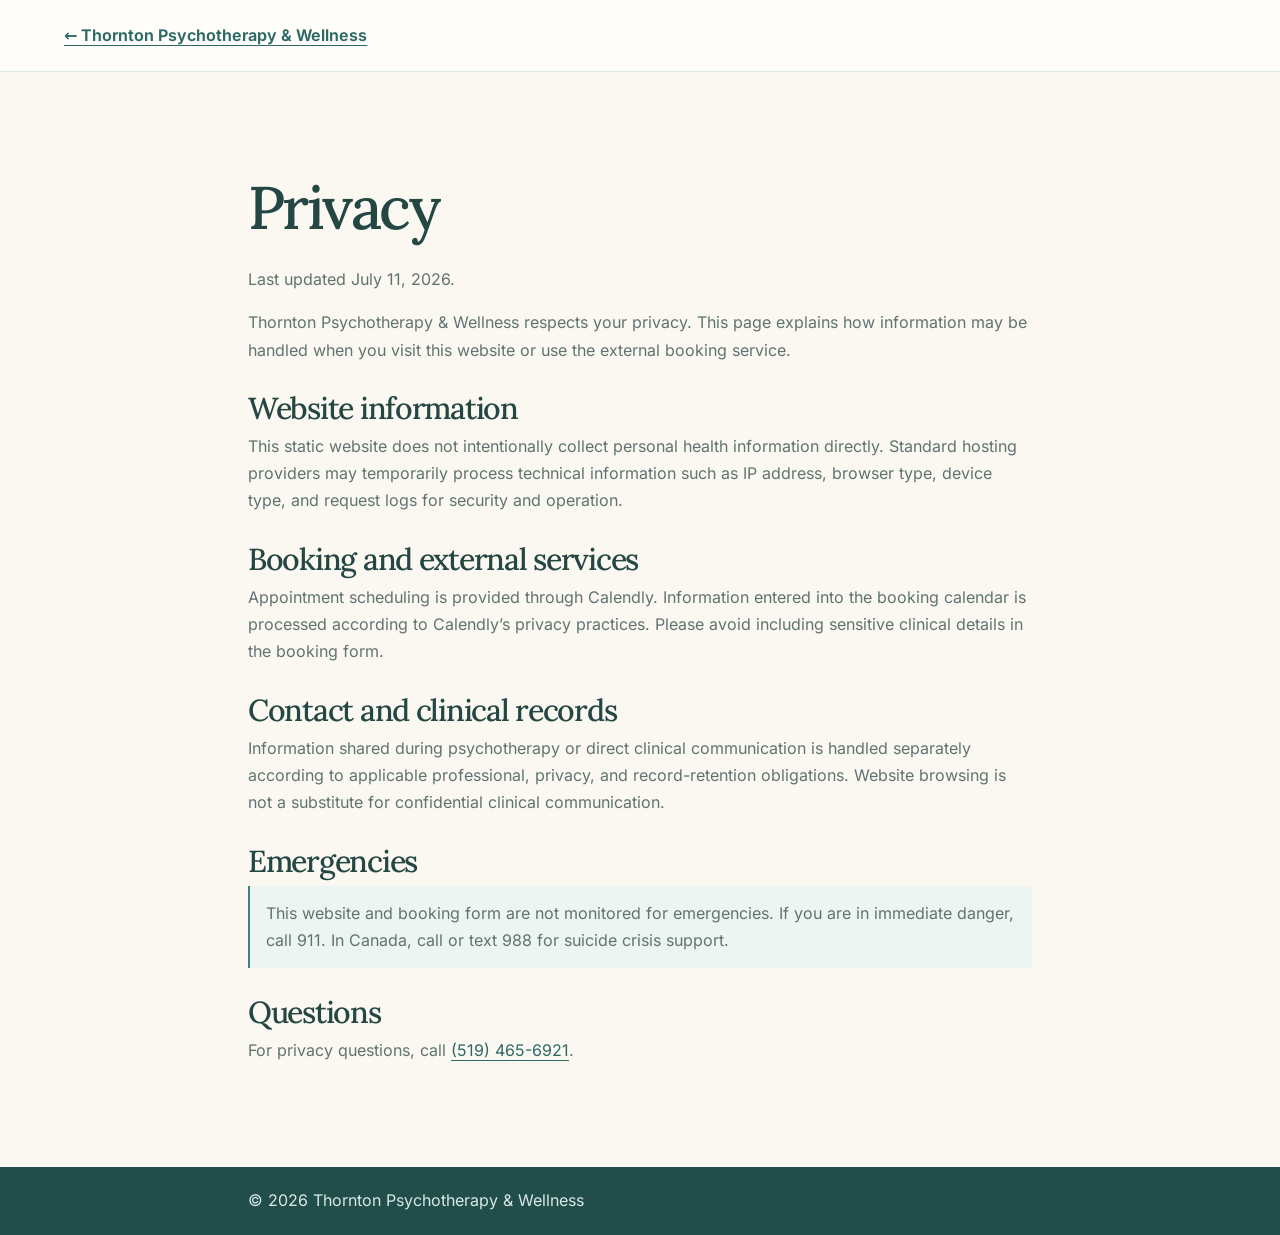
<file: privacy.html>
<!doctype html>
<html lang="en">
<head>
<meta charset="utf-8">
<meta name="viewport" content="width=device-width,initial-scale=1">
<title>Privacy | Thornton Psychotherapy &amp; Wellness</title>
<meta name="description" content="Privacy information for Thornton Psychotherapy & Wellness.">
<link rel="stylesheet" href="site.css">
  <script src="site.js" defer></script>
</head>
<body class="policy-page">
<header><a href="index.html">← Thornton Psychotherapy &amp; Wellness</a></header>
<main class="legal">
<h1>Privacy</h1>
<p>Last updated July 11, 2026.</p>
<p>Thornton Psychotherapy &amp; Wellness respects your privacy. This page explains how information may be handled when you visit this website or use the external booking service.</p>
<h2>Website information</h2>
<p>This static website does not intentionally collect personal health information directly. Standard hosting providers may temporarily process technical information such as IP address, browser type, device type, and request logs for security and operation.</p>
<h2>Booking and external services</h2>
<p>Appointment scheduling is provided through Calendly. Information entered into the booking calendar is processed according to Calendly’s privacy practices. Please avoid including sensitive clinical details in the booking form.</p>
<h2>Contact and clinical records</h2>
<p>Information shared during psychotherapy or direct clinical communication is handled separately according to applicable professional, privacy, and record-retention obligations. Website browsing is not a substitute for confidential clinical communication.</p>
<h2>Emergencies</h2>
<p class="notice">This website and booking form are not monitored for emergencies. If you are in immediate danger, call 911. In Canada, call or text 988 for suicide crisis support.</p>
<h2>Questions</h2>
<p>For privacy questions, call <a href="tel:+15194656921">(519) 465-6921</a>.</p>
</main>
<footer><div>© 2026 Thornton Psychotherapy &amp; Wellness</div></footer>
</body>
</html>
</file>
<file: site.css>
@font-face {
  font-family: Inter;
  src: url("assets/fonts/inter.woff2") format("woff2");
  font-weight: 400 700;
  font-display: swap;
}

@font-face {
  font-family: Lora;
  src: url("assets/fonts/lora.woff2") format("woff2");
  font-weight: 500 600;
  font-display: swap;
}

:root {
  color-scheme: light;
  --ivory: #fbf8f2;
  --paper: #fffdf9;
  --ink: #193b39;
  --copy: #405f5c;
  --muted: #5b706e;
  --teal: #3f827d;
  --teal-dark: #2d6965;
  --mist: #e8f2f0;
  --line: #dbe8e5;
  --dark: #173f3c;
  --on-dark: #f6f2e9;
  --display: Lora, Georgia, serif;
  --body: Inter, system-ui, sans-serif;
  --gutter: clamp(1.25rem, 5vw, 4.5rem);
  --space: clamp(3.75rem, 8vw, 7rem);
  --width: 75rem;
}

*, *::before, *::after { box-sizing: border-box; }
body { margin: 0; background: var(--ivory); color: var(--ink); font: 400 1rem/1.7 var(--body); }
h1, h2, h3, p { margin: 0; }
h1, h2, h3 { text-wrap: balance; }
h1, h2 { font-family: var(--display); font-weight: 500; letter-spacing: -.042em; }
h1 { font-size: clamp(2.35rem, 4.7vw, 4rem); line-height: 1.07; }
h2 { font-size: clamp(1.95rem, 4.25vw, 3.65rem); line-height: 1.1; }
h3 { font: 500 1.25rem/1.3 var(--display); letter-spacing: -.02em; }
p { color: var(--copy); }
p + p { margin-top: 1em; }
a { color: var(--teal-dark); text-underline-offset: .23em; }
a:hover { text-decoration-thickness: 2px; }
a, button { overflow-wrap: anywhere; }
button { font: inherit; }
img { display: block; max-width: 100%; height: auto; }
[hidden] { display: none !important; }
:focus-visible { outline: 2px solid currentColor; outline-offset: 5px; }
section[id], main[id] { scroll-margin-top: 1.25rem; }

.wrap, .nav, .hero-inner, .footer-inner {
  width: min(var(--width), 100% - 2 * var(--gutter));
  margin-inline: auto;
}

.section { padding-block: var(--space); }
.eyebrow, .verification-label, .methods-label, .booking-points-label, .footer-heading, .mobile-menu-title {
  font-size: .73rem;
  font-weight: 700;
  letter-spacing: .145em;
  line-height: 1.5;
  text-transform: uppercase;
}

.eyebrow {
  display: flex;
  align-items: center;
  gap: .7rem;
  margin-bottom: 1.15rem;
  color: var(--teal-dark);
}

.eyebrow::before { content: ""; width: 1.65rem; border-top: 1px solid var(--teal); }
.lead { max-width: 64ch; }
h1 + .lead, h2 + .lead { margin-top: 1.25rem; }
.hero-actions { margin-top: 1.65rem; }

.nav-wrap { position: relative; z-index: 1; background: var(--paper); border-bottom: 1px solid var(--line); }
.nav { display: flex; flex-wrap: wrap; gap: .35rem 1rem; align-items: center; justify-content: space-between; padding-block: .8rem; }
.nav > a:first-child { display: block; width: clamp(17rem, 31vw, 22rem); }
.brand-logo { width: 100%; }
.mobile-brand, .mobile-logo-tagline, .mobile-menu, .menu-toggle { display: none; }
.links { display: flex; gap: .15rem clamp(.65rem, 2.5vw, 2.3rem); align-items: center; flex-wrap: wrap; }
.links a { display: inline-flex; min-height: 44px; align-items: center; font-size: .9rem; font-weight: 600; text-decoration: none; }
.links a:hover { text-decoration: underline; }

@media (max-width: 47.99rem) {
  .nav { column-gap: .65rem; }
  .nav > a:first-child { width: min(19rem, calc(100% - 44px - .65rem)); }
  .links { width: 100%; }
  .nav-wrap[data-enhanced] .links { display: none; }
  .nav-wrap[data-enhanced] .menu-toggle {
    display: grid;
    place-items: center;
    width: 44px;
    height: 44px;
    padding: 0;
    border: 1px solid var(--line);
    background: var(--paper);
    color: var(--teal-dark);
    cursor: pointer;
  }
  .menu-toggle-box { display: grid; gap: 4px; width: 18px; }
  .menu-toggle-line { border-top: 1.5px solid; }
  .menu-toggle[aria-expanded=true] .menu-toggle-line:first-child { transform: translateY(5.5px) rotate(45deg); }
  .menu-toggle[aria-expanded=true] .menu-toggle-line:nth-child(2) { opacity: 0; }
  .menu-toggle[aria-expanded=true] .menu-toggle-line:last-child { transform: translateY(-5.5px) rotate(-45deg); }
  .mobile-menu {
    position: absolute;
    inset: 100% 0 auto;
    display: grid;
    max-height: min(32rem, calc(100vh - 5rem));
    max-height: min(32rem, calc(100dvh - 5rem));
    overflow: auto;
    padding: 1rem var(--gutter) 1.35rem;
    border-block: 1px solid var(--line);
    background: var(--paper);
  }
  .mobile-menu a { display: grid; grid-template-columns: auto 1fr auto; align-items: center; gap: .85rem; padding-block: .75rem; border-bottom: 1px solid var(--line); text-decoration: none; }
  .mobile-menu a:hover .mobile-menu-name { text-decoration: underline; }
  .mobile-menu-copy { display: grid; }
  .mobile-menu-name { font: 500 1.12rem/1.35 var(--display); }
  .mobile-menu-description, .mobile-menu-meta, .mobile-menu-number { color: var(--copy); font-size: .8rem; }
  .mobile-menu-meta { margin-top: .85rem; }
}

.hero { background: var(--paper); border-bottom: 1px solid var(--line); }
.hero-inner, .about-fixed-grid, .who-grid, .split, .booking-grid { display: grid; gap: clamp(2.15rem, 6vw, 6rem); }
.hero-inner { padding-block: clamp(2.6rem, 7vw, 6.25rem); }
.hero-inner > div:first-child { align-self: center; }
.hero-text { max-width: 57ch; margin-top: 1.2rem; font-size: clamp(1rem, 1.45vw, 1.125rem); }

.btn {
  display: inline-flex;
  align-items: center;
  justify-content: space-between;
  gap: .85rem;
  min-height: 48px;
  padding: .7rem 1.05rem;
  border: 1px solid var(--teal-dark);
  border-radius: 2px;
  color: var(--paper);
  background: var(--teal-dark);
  font-weight: 650;
  text-decoration: none;
}

.btn:hover { background: var(--dark); text-decoration: underline; }
.btn:focus-visible { outline-color: var(--teal-dark); }
.btn-outline { color: var(--teal-dark); background: transparent; }
.btn-outline:hover { color: var(--dark); background: var(--mist); }
.btn svg, .mobile-menu-arrow, .who-more-toggle svg {
  flex: 0 0 1rem;
  width: 1rem;
  height: 1rem;
  fill: none;
  stroke: currentColor;
  stroke-width: 1.6;
  stroke-linecap: round;
  stroke-linejoin: round;
}

.trust-row {
  display: flex;
  flex-wrap: wrap;
  column-gap: clamp(.65rem, 2vw, 1.25rem);
  row-gap: .5rem;
  width: fit-content;
  margin-top: 1.6rem;
  padding-top: .85rem;
  border-top: 1px solid var(--line);
  color: var(--copy);
  font-size: .77rem;
}

.trust-row span { display: inline-flex; align-items: center; gap: .34rem; }
.trust-icon, .mini-icon svg, .footer-phone svg {
  width: 1rem;
  height: 1rem;
  flex: 0 0 auto;
  fill: none;
  stroke: currentColor;
  stroke-width: 1.35;
  stroke-linejoin: round;
  stroke-linecap: round;
}

.photo-card {
  align-self: center;
  width: min(100%, 33rem);
  padding: clamp(.55rem, 1.35vw, 1rem);
  padding-bottom: 0;
  border-right: 1px solid var(--line);
  border-bottom: 1px solid var(--line);
  background: var(--mist);
}

.photo-card img { width: 100%; aspect-ratio: 1; }
.photo-caption { display: grid; gap: .27rem; padding: 1rem .2rem; }
.photo-caption-name { font: 500 1.32rem/1.2 var(--display); }
.photo-caption-role { color: var(--copy); font-size: .8rem; font-weight: 600; }

.about-fixed-grid { align-items: start; }
.about-card-grid { border-top: 1px solid var(--line); }
.feature { display: grid; grid-template-columns: 1.75rem minmax(0, 1fr); gap: .85rem; padding-block: 1.1rem; border-bottom: 1px solid var(--line); }
.feature p, .who-card p { margin-top: .35rem; font-size: .94rem; }
.icon { color: var(--teal-dark); }
.icon svg { display: block; width: 1.75rem; fill: none; stroke: currentColor; stroke-width: 1.75; stroke-linecap: round; stroke-linejoin: round; }
.icon .icon-fill { fill: var(--mist); stroke: none; }

.who-i-work-with { background: var(--mist); }
.who-grid { align-items: start; }
.who-more { margin-top: 1em; }
.who-more-toggle {
  display: none;
  align-items: center;
  gap: .5rem;
  min-height: 44px;
  margin-top: .75rem;
  padding: 0;
  border: 0;
  background: transparent;
  color: var(--teal-dark);
  font-weight: 650;
  cursor: pointer;
  text-decoration: underline;
  text-underline-offset: .23em;
}
.who-more-toggle[data-enhanced] { display: inline-flex; }
.who-more-toggle[aria-expanded=true] svg { transform: rotate(180deg); }
.who-cards { display: grid; border-top: 1px solid var(--teal); }
.who-card { padding: .95rem 0; border-bottom: 1px solid var(--teal); }
.who-icon { display: none; }

#approach { background: var(--paper); }
.approach-sidebar > .info-box { align-self: start; padding: clamp(1.35rem, 3vw, 2.5rem); border-top: 2px solid var(--teal); background: var(--mist); }
.info-box ul { margin: 0; padding-left: 1.2rem; }
.info-box li + li { margin-top: .55rem; }
.methods-block, .verification-block { margin-top: 1.55rem; }
.methods-label, .verification-label, .booking-points-label { margin-bottom: .6rem; color: var(--teal-dark); }
.methods-list { margin-block: .6rem 0; }
.method-item { padding-block: .7rem; border-bottom: 1px solid var(--line); color: var(--copy); }
.method-item strong { display: block; color: var(--ink); }
.verified-badge { width: min(100%, 21rem); }

.secondary-portrait { height: auto; max-width: 100%; }
.secondary-portrait--about { width: 155px; margin: 1.25rem auto 0; }
.secondary-portrait--about + .lead { margin-top: 1.25rem; }
.secondary-portrait--approach { width: 155px; margin: 1.5rem auto 0; }

@media (min-width: 48rem) {
  .secondary-portrait--about { float: right; width: min(41%, 240px); margin: 1.25rem 0 .6rem 1.25rem; }
  .secondary-portrait--approach { width: 210px; }
}

.about-only-page .split { align-items: start; }
.about-only-page .info-box + .info-box { border-top: 1px solid var(--line); padding-top: 1.5rem; }

#book { border-top: 1px solid var(--line); }
.booking-grid { align-items: start; }
.booking-points { margin-top: 1.5rem; }
.mini { display: flex; align-items: center; gap: .6rem; padding: .55rem 0; border-bottom: 1px solid var(--line); }
.mini-icon { display: flex; color: var(--teal-dark); }
.crisis-note { margin-top: 1.6rem; padding: .85rem 1rem; border-left: 2px solid var(--teal); background: var(--paper); font-size: .875rem; }
.cal-box { min-width: 0; padding: .25rem; background: var(--paper); border: 1px solid var(--line); }
.calendly-frame { display: block; width: 100%; height: 44rem; border: 0; background: var(--paper); }

.site-footer { padding-block: clamp(2.7rem, 6vw, 5rem) 1.15rem; background: var(--dark); color: var(--on-dark); }
.footer-inner { display: grid; grid-template-columns: repeat(2, minmax(0, 1fr)); gap: 1.6rem 1rem; }
.footer-brand, .footer-bottom { grid-column: 1 / -1; }
.footer-brand strong { display: block; font: 500 1.4rem/1.25 var(--display); }
.footer-brand p { max-width: 46ch; margin-top: .7rem; }
.site-footer a, .site-footer p { color: inherit; }
.site-footer a { display: inline-flex; align-items: center; gap: .45rem; min-height: 36px; }
.footer-mark { width: min(100%, 14rem); padding: .4rem; margin-bottom: .9rem; background: var(--paper); }
.footer-legal { display: flex; flex-wrap: wrap; gap: 0 1rem; margin-top: .65rem; }
.footer-links, .footer-social { display: grid; align-content: start; justify-items: start; }
.footer-heading { margin-bottom: .35rem; }
.footer-phone { display: grid; justify-items: start; min-width: 0; margin-top: .45rem; }
.footer-phone a { max-width: 100%; }
.footer-phone a[href^="mailto:"] { display: block; padding-block: .3rem; }
.footer-bottom { display: flex; flex-wrap: wrap; justify-content: space-between; gap: .4rem 1.5rem; border-top: 1px solid var(--teal); padding-top: 1rem; font-size: .8rem; }

.policy-page { min-height: 100vh; display: flex; flex-direction: column; color: #244744; }
.policy-page header { padding: .85rem var(--gutter); border-bottom: 1px solid var(--line); background: var(--paper); }
.policy-page header a { display: inline-flex; align-items: center; min-height: 44px; font-weight: 650; }
.policy-page .legal { width: min(100% - 2 * var(--gutter), 49rem); margin-inline: auto; padding-block: var(--space); flex: 1; }
.policy-page h1 { margin-bottom: 1.7rem; }
.policy-page h2 { margin-block: 1.7rem .55rem; font-size: clamp(1.35rem, 2.5vw, 1.9rem); }
.policy-page p { color: #607370; }
.policy-page .notice { padding: .85rem 1rem; background: #edf5f3; border-left: 2px solid var(--teal); }
.policy-page footer { background: #214e4b; color: #d9e8e4; padding: 1.3rem var(--gutter); }
.policy-page footer > div { max-width: 49rem; margin-inline: auto; }

@media (min-width: 39rem) {
  .who-cards { grid-template-columns: repeat(2, minmax(0, 1fr)); column-gap: 1.4rem; }
}

@media (min-width: 48rem) {
  .nav { min-height: 5.65rem; }
  .hero-inner { grid-template-columns: minmax(0, 1.2fr) minmax(0, 1fr); gap: clamp(2rem, 5.6vw, 6rem); }
  .photo-card { justify-self: end; }
  .about-fixed-grid { grid-template-columns: minmax(0, 1.45fr) minmax(0, 1fr); }
  .who-grid { grid-template-columns: minmax(0, .98fr) minmax(0, 1.02fr); }
  .split { grid-template-columns: minmax(0, 1.25fr) minmax(0, 1fr); }
  .booking-grid { grid-template-columns: minmax(0, .8fr) minmax(0, 1.2fr); gap: clamp(1.75rem, 4.8vw, 4.5rem); }
  .about-only-page .info-box + .info-box { border-top: 0; border-left: 1px solid var(--line); padding: 0 0 0 clamp(1.5rem, 4vw, 4rem); }
  .footer-inner { grid-template-columns: minmax(0, 1.5fr) minmax(0, .7fr) minmax(0, .85fr); gap: 2rem clamp(1.75rem, 6vw, 5.25rem); }
  .footer-brand { grid-column: auto; }
}
</file>
